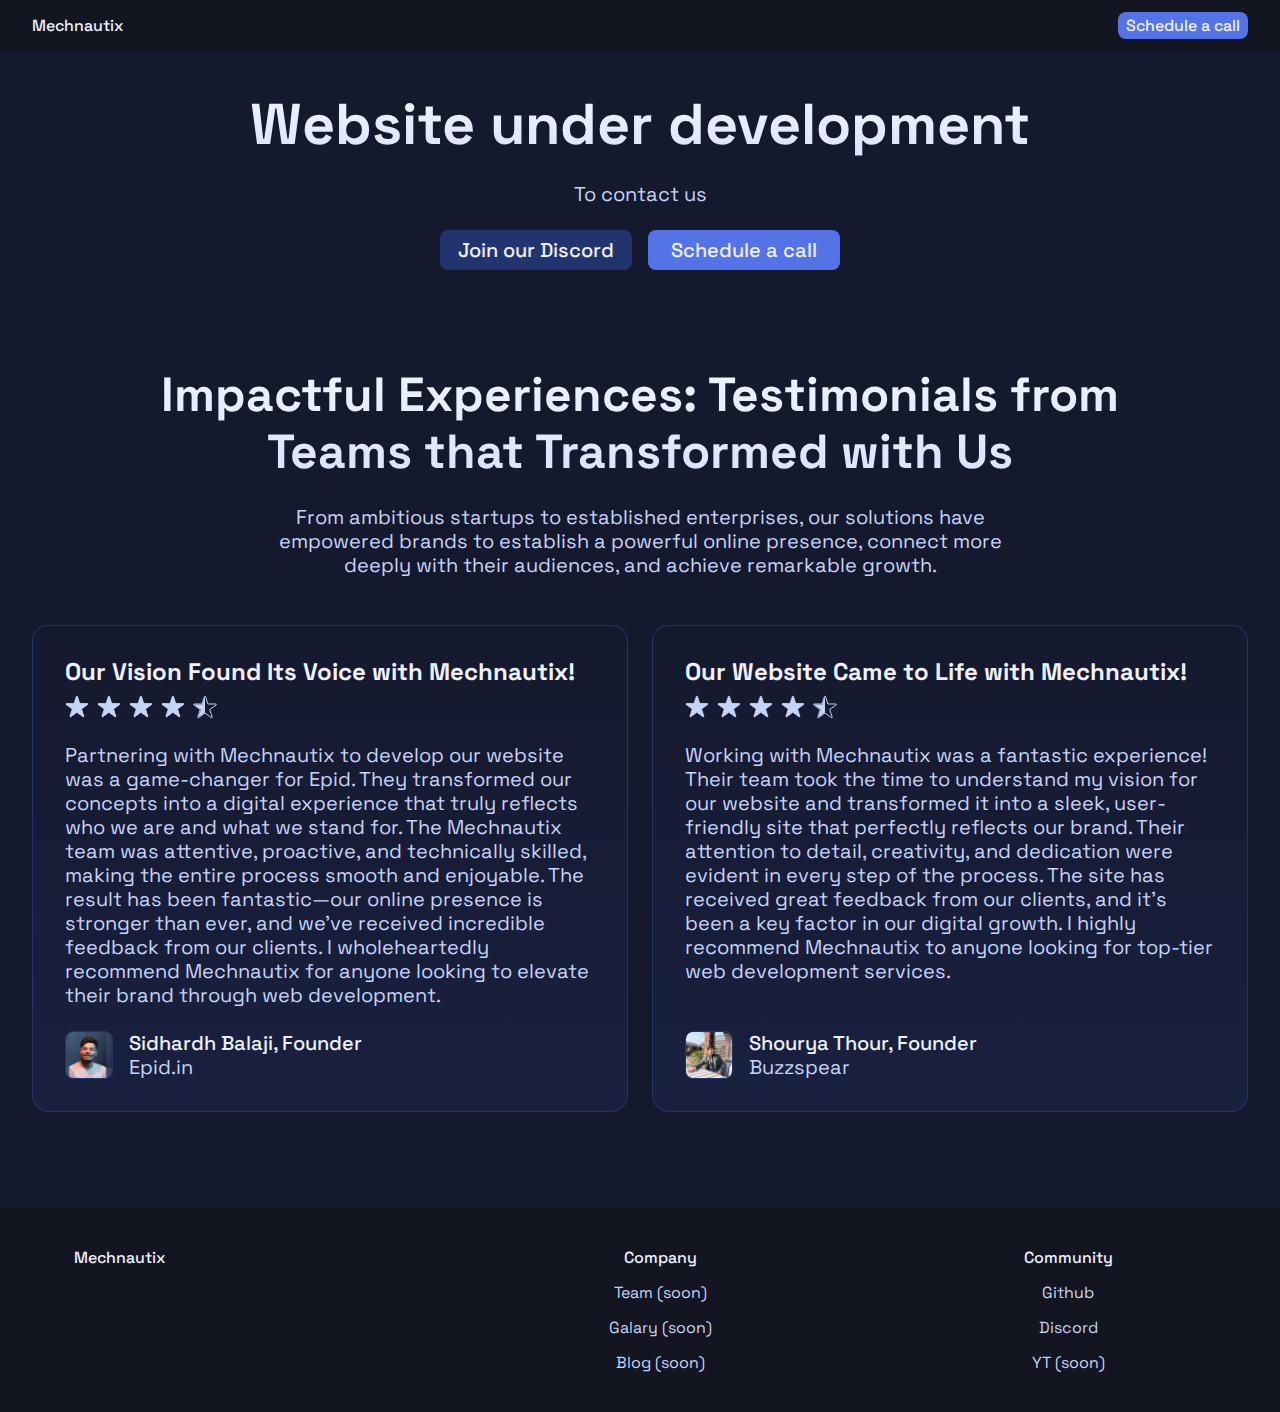
<file: index.html>
<!doctype html>
<html lang="en">
  <head>
    <link
      rel="stylesheet"
      type="text/css"
      href="/assets/static/index.CDI6tpuE.css"
    />
    <meta charset="UTF-8" />
    <meta name="viewport" content="width=device-width,initial-scale=1" />
    <meta property="og:url" content="https://url/" />
    <title>Home</title>
    <meta property="og:title" content="Home" />
    <meta property="og:type" content="website" />
    <meta property="og:image" />
    <link
      rel="preload"
      href="/assets/SpaceGrotesk_wght__2FXqrSM6Qb5IUNmO8wuzl.woff2"
      as="font"
      crossorigin="anonymous"
    />
    <link
      rel="preload"
      href="/assets/Star_Half_Full_gd_iVgLUHvt_V-1JmbFSP.svg"
      as="image"
    />
    <link
      rel="preload"
      href="/assets/Star_Full_ImSm64EndSSy1xa20o-Q2.svg"
      as="image"
    />
  </head>
  <body class="w-body">
    <div
      class="w-box cy4cu2p c9bnxhz ciatabh clac8y2 c1utrnhb csno1u6 c1hg8e4h c1bgfye4 c15o0r5z"
    >
      <div style="display: contents">
        <div style="display: contents">
          <div class="w-box ctotnb0 csqm9lz cl1gkwe cq77849 cdqqygg">
            <div
              class="w-box c1eipowq c1w2g9n1 c1i3hwun c4rg83z c18nvd7s c1hg8e4h cxdv2u1 c1bgbgdk c2l7vr3 cpaog3t c1qhtvn7 c19vncs cbnca1q clr158"
            >
              <a
                href="/"
                target="_self"
                prefetch="intent"
                class="w-link ckdxyce c9bnxhz cnw81r7 c1wmw9vk c1dy0zbl c1j4vnv cj5n72y"
                >Mechnautix</a
              ><a
                href="https://calendly.com/mechnautix/30min"
                class="w-link cxsomw3 ckdxyce c9bnxhz cnw81r7 c1gpm6zc cb5mtej cr82qrl c17qmyb7 c1id7wso c1wmw9vk caeq8r c1apwt3q c1px4xs1 c13750d3 c1n8lvaz c1dy0zbl c4lyacb cm0y0gg c1ovzg4p ceo6ldw c7i6gms c181xfo3 c773sxc c9sauen c1bktt39 c1y507g"
                >Schedule a call</a
              ><button
                type="button"
                class="w-button c12n439p c9bnxhz clq7eq4 c19vncs c1u7yfb4 c1t4uffx c1wtkdnv co9xe38 ch5oxk6 cftz5ee cyvzzp8 cnw81r7 c46hgj9 c10s0nrg cd78tdo c1pnn1c6 c5ne3if c1ovzg4p ceo6ldw c7i6gms c181xfo3 c773sxc c9sauen c1bktt39 c1dqm36m c1tztq0p c7u8jsb c1e9ppat c1n4yvqn c1y507g c9xlxol c8t4eqc c1etnhzf c27gahv cnruej6"
                aria-haspopup="dialog"
                aria-expanded="false"
                aria-controls="radix-:R1m:"
                data-state="closed"
              >
                <div class="w-html-embed">
                  <svg
                    xmlns="http://www.w3.org/2000/svg"
                    viewBox="0 0 22 22"
                    fill="currentColor"
                    width="100%"
                    height="100%"
                    style="display: block"
                  >
                    <path
                      fill-rule="evenodd"
                      d="M2 5.998a.75.75 0 0 1 .75-.75h16.5a.75.75 0 0 1 0 1.5H2.75a.75.75 0 0 1-.75-.75Zm0 5.5a.75.75 0 0 1 .75-.75h16.5a.75.75 0 0 1 0 1.5H2.75a.75.75 0 0 1-.75-.75Zm0 5.5a.75.75 0 0 1 .75-.75h16.5a.75.75 0 0 1 0 1.5H2.75a.75.75 0 0 1-.75-.75Z"
                      clip-rule="evenodd"
                    />
                  </svg>
                </div>
              </button>
            </div>
          </div>
        </div>
      </div>
      <div
        class="w-box c1eipowq c1w2g9n1 c1i3hwun c4rg83z c18nvd7s cocydch c1hg8e4h c9ts825 c10bhrgt c1xy6lpl c1bgfye4 cbnca1q clr158"
      >
        <div
          class="w-box c1hg8e4h cxdv2u1 c1bgbgdk c1bgfye4 c1s0wqd1 ctd8fkc c1cx4p6z cirtydp cifdf60 cr5no94 c1srfjlh cf1y54y"
        >
          <h1
            class="w-heading c1qtk58b cbxarse c1tqb4bx c6uq1b8 cc5opdi c1w2g9n1 c1i3hwun c1s0wqd1 c1ipq1s7 c1cx4p6z c9u7wt7 cifdf60 cr5no94 c1srfjlh c1apwt3q c3sasn9 c1w1shjh cf1y54y c10mmgpx cvydcbu"
          >
            Website under development
          </h1>
          <div
            class="w-text c1obyzy0 c1w2g9n1 c1i3hwun c1tmf0hq czy20xd c1w1shjh cf34l6c c1oqbv9o"
          >
            To contact us
          </div>
          <div
            class="w-box c1hg8e4h ckq7g1e cy41g9n c1w2g9n1 c1i3hwun c1s0gtlc cgv7vli c1vkvd4c ca6wrb2"
          >
            <a
              href="https://discord.gg/X4BVYBytrb"
              class="w-link ckdxyce c9bnxhz cnw81r7 c1cl031a cb5mtej cr82qrl c17qmyb7 c1id7wso c13xdikt c1tr48pj c1fwc1uk cnili9p cdos1f1 c1w1shjh c1ovzg4p ceo6ldw c7i6gms c1t0ahax c773sxc c9sauen c1bktt39 c1y507g"
              >Join our Discord</a
            ><a
              href="https://calendly.com/mechnautix/30min"
              class="w-link ckdxyce c9bnxhz cnw81r7 c1gpm6zc cb5mtej cr82qrl c17qmyb7 c1id7wso c13xdikt c1tr48pj c1fwc1uk cnili9p cdos1f1 c1w1shjh c1ovzg4p ceo6ldw c7i6gms c181xfo3 c773sxc c9sauen c1bktt39 c1y507g"
              >Schedule a call</a
            >
          </div>
        </div>
        <div class="w-box c1ylkvim c1ksh5r4 c1hg8e4h c1bgfye4">
          <div class="w-box c1hg8e4h c1bgfye4 c19vncs cxdv2u1 c1bgbgdk">
            <h1
              class="w-heading c1qtk58b cbxarse c42acld cc5opdi c3sasn9 c1s0wqd1 c1ipq1s7 c1cx4p6z c9u7wt7 cifdf60 cr5no94 c1srfjlh c1w1shjh cf1y54y c1h3e3d6 cvydcbu"
            >
              Impactful Experiences: Testimonials from Teams that Transformed
              with Us
            </h1>
            <div
              class="w-text c1obyzy0 c1tmf0hq czy20xd c1w1shjh cf34l6c c1oqbv9o"
            >
              From ambitious startups to established enterprises, our solutions
              have empowered brands to establish a powerful online presence,
              connect more deeply with their audiences, and achieve remarkable
              growth.
            </div>
          </div>
          <div class="w-box cxdv2u1 c1bgbgdk c1hg8e4h c1bgfye4">
            <div class="w-box cxdv2u1 c1bgbgdk c1hg8e4h clpql97">
              <div
                class="w-box c94f1hb c19adk09 c3c6v1i c139rya c1hg8e4h c1cl031a cxdv2u1 c1bgbgdk cdos1f1 c1s0wqd1 ctd8fkc c1cx4p6z c12zx80t cifdf60 cr5no94 c1srfjlh c1b6pnnr c1r0j00h chjav6l c19ws7ny c1bqe7el cwlpua8 c14x93k3 c161llw2 c1bgfye4 c1qhtvn7 cmdzbqj cf1y54y cz0thk9"
              >
                <div class="w-box c1hg8e4h cxdv2u1 c1bgbgdk c1bgfye4">
                  <div class="w-box c1hg8e4h c59lh5m c7tb0iy c1bgfye4">
                    <h1 class="w-heading cu6mi8a c1qtk58b cbxarse">
                      Our Vision Found Its Voice with Mechnautix!
                    </h1>
                    <div class="w-box c1hg8e4h c59lh5m c7tb0iy">
                      <div
                        class="w-box cdos1f1 cvbwdl5 c1s0wqd1 ctd8fkc c1cx4p6z c787zx cifdf60 c1r788dr c1s331af c11qco3c c15jjaht cc8qsdm"
                      ></div>
                      <div
                        class="w-box cdos1f1 cvbwdl5 c1s0wqd1 ctd8fkc c1cx4p6z c787zx cifdf60 c1r788dr c1s331af c11qco3c c15jjaht cc8qsdm"
                      ></div>
                      <div
                        class="w-box cdos1f1 cvbwdl5 c1s0wqd1 ctd8fkc c1cx4p6z c787zx cifdf60 c1r788dr c1s331af c11qco3c c15jjaht cc8qsdm"
                      ></div>
                      <div
                        class="w-box cdos1f1 cvbwdl5 c1s0wqd1 ctd8fkc c1cx4p6z c787zx cifdf60 c1r788dr c1s331af c11qco3c c15jjaht cc8qsdm"
                      ></div>
                      <div
                        class="w-box cdos1f1 cvbwdl5 c1s0wqd1 ctd8fkc c1cx4p6z c1m6r0y9 cifdf60 c1r788dr c1s331af c11qco3c c15jjaht cc8qsdm"
                      ></div>
                    </div>
                  </div>
                  <p class="w-paragraph c1qtk58b cbxarse c1tmf0hq czy20xd">
                    Partnering with Mechnautix to develop our website was a
                    game-changer for Epid. They transformed our concepts into a
                    digital experience that truly reflects who we are and what
                    we stand for. The Mechnautix team was attentive, proactive,
                    and technically skilled, making the entire process smooth
                    and enjoyable. The result has been fantastic—our online
                    presence is stronger than ever, and we’ve received
                    incredible feedback from our clients. I wholeheartedly
                    recommend Mechnautix for anyone looking to elevate their
                    brand through web development.
                  </p>
                </div>
                <div class="w-box c1hg8e4h ckq7g1e cy41g9n c19vncs c1bw4744">
                  <div
                    class="w-box c11qco3c cu4uk54 c3p8wa5 cb5mtej cr82qrl c17qmyb7 c1id7wso ci50gxi c9o6fj9 c1bqe7el cwlpua8 c14x93k3 c161llw2 c1b6pnnr c1r0j00h chjav6l c19ws7ny"
                  >
                    <img
                      alt=""
                      width="800"
                      height="800"
                      src="/assets/_CiHdbGfWNEZQOgYGTSpN_ayKnb3TfFMX51qZAj_leE.png"
                      class="w-image cdos1f1 c1l0jrp c1u8pirl"
                      sizes="100vw"
                      srcset="
                        /assets/_CiHdbGfWNEZQOgYGTSpN_ayKnb3TfFMX51qZAj_leE.png   16w,
                        /assets/_CiHdbGfWNEZQOgYGTSpN_ayKnb3TfFMX51qZAj_leE.png   32w,
                        /assets/_CiHdbGfWNEZQOgYGTSpN_ayKnb3TfFMX51qZAj_leE.png   48w,
                        /assets/_CiHdbGfWNEZQOgYGTSpN_ayKnb3TfFMX51qZAj_leE.png   64w,
                        /assets/_CiHdbGfWNEZQOgYGTSpN_ayKnb3TfFMX51qZAj_leE.png   96w,
                        /assets/_CiHdbGfWNEZQOgYGTSpN_ayKnb3TfFMX51qZAj_leE.png  128w,
                        /assets/_CiHdbGfWNEZQOgYGTSpN_ayKnb3TfFMX51qZAj_leE.png  256w,
                        /assets/_CiHdbGfWNEZQOgYGTSpN_ayKnb3TfFMX51qZAj_leE.png  384w,
                        /assets/_CiHdbGfWNEZQOgYGTSpN_ayKnb3TfFMX51qZAj_leE.png  640w,
                        /assets/_CiHdbGfWNEZQOgYGTSpN_ayKnb3TfFMX51qZAj_leE.png  750w,
                        /assets/_CiHdbGfWNEZQOgYGTSpN_ayKnb3TfFMX51qZAj_leE.png  828w,
                        /assets/_CiHdbGfWNEZQOgYGTSpN_ayKnb3TfFMX51qZAj_leE.png 1080w,
                        /assets/_CiHdbGfWNEZQOgYGTSpN_ayKnb3TfFMX51qZAj_leE.png 1200w,
                        /assets/_CiHdbGfWNEZQOgYGTSpN_ayKnb3TfFMX51qZAj_leE.png 1920w
                      "
                      decoding="async"
                      loading="lazy"
                    />
                  </div>
                  <div class="w-box">
                    <div class="w-text cnw81r7">Sidhardh Balaji, Founder</div>
                    <div class="w-text c1tmf0hq czy20xd">Epid.in</div>
                  </div>
                </div>
              </div>
              <div
                class="w-box c94f1hb c19adk09 c3c6v1i c139rya c1hg8e4h c1cl031a cxdv2u1 c1bgbgdk cdos1f1 c1s0wqd1 ctd8fkc c1cx4p6z c12zx80t cifdf60 cr5no94 c1srfjlh c1b6pnnr c1r0j00h chjav6l c19ws7ny c1bqe7el cwlpua8 c14x93k3 c161llw2 c1bgfye4 c1qhtvn7 cmdzbqj cf1y54y cz0thk9"
              >
                <div class="w-box cxdv2u1 c1bgbgdk c1hg8e4h c1bgfye4">
                  <div class="w-box c59lh5m c7tb0iy c1hg8e4h c1bgfye4">
                    <h1 class="w-heading cu6mi8a c1qtk58b cbxarse">
                      Our Website Came to Life with Mechnautix!
                    </h1>
                    <div class="w-box c1hg8e4h c59lh5m c7tb0iy">
                      <div
                        class="w-box cdos1f1 cvbwdl5 c1s0wqd1 ctd8fkc c1cx4p6z c787zx cifdf60 c1r788dr c1s331af c11qco3c c15jjaht cc8qsdm"
                      ></div>
                      <div
                        class="w-box cdos1f1 cvbwdl5 c1s0wqd1 ctd8fkc c1cx4p6z c787zx cifdf60 c1r788dr c1s331af c11qco3c c15jjaht cc8qsdm"
                      ></div>
                      <div
                        class="w-box cdos1f1 cvbwdl5 c1s0wqd1 ctd8fkc c1cx4p6z c787zx cifdf60 c1r788dr c1s331af c11qco3c c15jjaht cc8qsdm"
                      ></div>
                      <div
                        class="w-box cdos1f1 cvbwdl5 c1s0wqd1 ctd8fkc c1cx4p6z c787zx cifdf60 c1r788dr c1s331af c11qco3c c15jjaht cc8qsdm"
                      ></div>
                      <div
                        class="w-box cdos1f1 cvbwdl5 c1s0wqd1 ctd8fkc c1cx4p6z c1m6r0y9 cifdf60 c1r788dr c1s331af c11qco3c c15jjaht cc8qsdm"
                      ></div>
                    </div>
                  </div>
                  <p class="w-paragraph c1qtk58b cbxarse c1tmf0hq czy20xd">
                    Working with Mechnautix was a fantastic experience! Their
                    team took the time to understand my vision for our website
                    and transformed it into a sleek, user-friendly site that
                    perfectly reflects our brand. Their attention to detail,
                    creativity, and dedication were evident in every step of the
                    process. The site has received great feedback from our
                    clients, and it’s been a key factor in our digital growth. I
                    highly recommend Mechnautix to anyone looking for top-tier
                    web development services.
                  </p>
                </div>
                <div class="w-box c1hg8e4h ckq7g1e cy41g9n c19vncs c1bw4744">
                  <div
                    class="w-box c11qco3c cu4uk54 c3p8wa5 cb5mtej cr82qrl c17qmyb7 c1id7wso ci50gxi c9o6fj9 c1b6pnnr c1r0j00h chjav6l c19ws7ny c1bqe7el cwlpua8 c14x93k3 c161llw2"
                  >
                    <img
                      alt=""
                      width="768"
                      height="768"
                      src="/assets/4AY4oOyI9tsytbCXj21yC_3-N0i1Rus8SORVpx8htxT.png"
                      class="w-image cdos1f1 c1l0jrp c1u8pirl"
                      sizes="100vw"
                      srcset="
                        /assets/4AY4oOyI9tsytbCXj21yC_3-N0i1Rus8SORVpx8htxT.png   16w,
                        /assets/4AY4oOyI9tsytbCXj21yC_3-N0i1Rus8SORVpx8htxT.png   32w,
                        /assets/4AY4oOyI9tsytbCXj21yC_3-N0i1Rus8SORVpx8htxT.png   48w,
                        /assets/4AY4oOyI9tsytbCXj21yC_3-N0i1Rus8SORVpx8htxT.png   64w,
                        /assets/4AY4oOyI9tsytbCXj21yC_3-N0i1Rus8SORVpx8htxT.png   96w,
                        /assets/4AY4oOyI9tsytbCXj21yC_3-N0i1Rus8SORVpx8htxT.png  128w,
                        /assets/4AY4oOyI9tsytbCXj21yC_3-N0i1Rus8SORVpx8htxT.png  256w,
                        /assets/4AY4oOyI9tsytbCXj21yC_3-N0i1Rus8SORVpx8htxT.png  384w,
                        /assets/4AY4oOyI9tsytbCXj21yC_3-N0i1Rus8SORVpx8htxT.png  640w,
                        /assets/4AY4oOyI9tsytbCXj21yC_3-N0i1Rus8SORVpx8htxT.png  750w,
                        /assets/4AY4oOyI9tsytbCXj21yC_3-N0i1Rus8SORVpx8htxT.png  828w,
                        /assets/4AY4oOyI9tsytbCXj21yC_3-N0i1Rus8SORVpx8htxT.png 1080w,
                        /assets/4AY4oOyI9tsytbCXj21yC_3-N0i1Rus8SORVpx8htxT.png 1200w,
                        /assets/4AY4oOyI9tsytbCXj21yC_3-N0i1Rus8SORVpx8htxT.png 1920w
                      "
                      decoding="async"
                      loading="lazy"
                    />
                  </div>
                  <div class="w-box">
                    <div class="w-text cnw81r7">Shourya Thour, Founder</div>
                    <div class="w-text c1tmf0hq czy20xd">Buzzspear</div>
                  </div>
                </div>
              </div>
            </div>
          </div>
        </div>
      </div>
      <div style="display: contents">
        <div style="display: contents">
          <div class="w-box ctotnb0">
            <div
              class="w-box c1eipowq c1w2g9n1 c1i3hwun c4rg83z c18nvd7s c1ylkvim c1ksh5r4 c1hg8e4h c1tvu0um c1qcx86 c1qhtvn7 c1wqjv3b cbnca1q clr158"
            >
              <div
                class="w-box c1ylkvim c1ksh5r4 c1hg8e4h c4b66bd c1g2c8a1 c1t0k426"
              >
                <a
                  class="w-link ckdxyce c9bnxhz cnw81r7 c1wmw9vk c1l7mlc5 c17h7szm c1dy0zbl c1kqfbwv"
                  href="#"
                  >Mechnautix</a
                >
                <div
                  class="w-box ckq7g1e cy41g9n c1hg8e4h c1bgfye4 c1l7mlc5 c19vncs c1u7yfb4"
                >
                  <div
                    class="w-text c1wmw9vk cnw81r7 c9bnxhz c1dy0zbl c1kqfbwv"
                  >
                    Company
                  </div>
                  <a
                    class="w-link c1wmw9vk ckdxyce c1tmf0hq czy20xd c1dy0zbl c1j4vnv cj5n72y"
                    href="#"
                    >Team (soon)</a
                  ><a
                    class="w-link c1wmw9vk ckdxyce c1tmf0hq czy20xd c1dy0zbl c1j4vnv cj5n72y"
                    href="#"
                    >Galary (soon)</a
                  ><a
                    class="w-link c1wmw9vk ckdxyce c1tmf0hq czy20xd c1dy0zbl c1j4vnv cj5n72y"
                    href="#"
                    >Blog (soon)</a
                  >
                </div>
                <div
                  class="w-box ckq7g1e cy41g9n c1hg8e4h c1bgfye4 c1l7mlc5 c19vncs c1u7yfb4"
                >
                  <div
                    class="w-text c1wmw9vk cnw81r7 c9bnxhz c1dy0zbl c1kqfbwv"
                  >
                    Community
                  </div>
                  <a
                    class="w-link c1wmw9vk ckdxyce c1tmf0hq czy20xd c1dy0zbl c1j4vnv cj5n72y"
                    href="#"
                    >Github</a
                  ><a
                    href="https://discord.gg/X4BVYBytrb"
                    class="w-link c1wmw9vk ckdxyce c1tmf0hq czy20xd c1dy0zbl c1j4vnv cj5n72y"
                    >Discord</a
                  ><a
                    class="w-link c1wmw9vk ckdxyce c1tmf0hq czy20xd c1dy0zbl c1j4vnv cj5n72y"
                    href="#"
                    >YT (soon)</a
                  >
                </div>
              </div>
            </div>
          </div>
        </div>
      </div>
    </div>
    <script id="vike_pageContext" type="application/json">
      {
        "abortReason": "!undefined",
        "_urlRewrite": null,
        "_urlRedirect": "!undefined",
        "abortStatusCode": "!undefined",
        "_abortCall": "!undefined",
        "_pageContextInitIsPassedToClient": "!undefined",
        "_pageId": "/pages/index",
        "routeParams": {},
        "data": {
          "url": "https://url/",
          "system": { "params": {}, "search": {}, "origin": "https://url" },
          "resources": {},
          "pageMeta": {
            "title": "Home",
            "description": "!undefined",
            "excludePageFromSearch": "!undefined",
            "language": "!undefined",
            "socialImageAssetName": "social_V4xv-pdIdpchnPhny5ErB.png",
            "socialImageUrl": "!undefined",
            "status": "!undefined",
            "redirect": "!undefined",
            "custom": []
          }
        }
      }
    </script>
    <script
      src="/assets/entries/entry-server-routing.Ce04qvep.js"
      type="module"
      async
    ></script>
    <link
      rel="modulepreload"
      href="/assets/entries/pages_index.PlhemGuT.js"
      as="script"
      type="text/javascript"
    /><link
      rel="modulepreload"
      href="/assets/chunks/chunk-Bu12SV4W.js"
      as="script"
      type="text/javascript"
    />
  </body>
</html>
</file>
<file: assets/static/index.CDI6tpuE.css>
@font-face{font-family:Space Grotesk;font-style:normal;font-weight:300 700;font-display:swap;src:url(/assets/SpaceGrotesk_wght__2FXqrSM6Qb5IUNmO8wuzl.woff2) format("woff2")}@media all{:root{display:grid;min-height:100%;font-family:Arial,Roboto,sans-serif;font-size:16px;line-height:1.2}:where(body.w-body){box-sizing:border-box;border-top-width:1px;border-right-width:1px;border-bottom-width:1px;border-left-width:1px;-webkit-font-smoothing:antialiased;-moz-osx-font-smoothing:grayscale;margin:0}:where(div.w-box){box-sizing:border-box;border-top-width:1px;border-right-width:1px;border-bottom-width:1px;border-left-width:1px;outline-width:1px}:where(address.w-box){box-sizing:border-box;border-top-width:1px;border-right-width:1px;border-bottom-width:1px;border-left-width:1px;outline-width:1px}:where(article.w-box){box-sizing:border-box;border-top-width:1px;border-right-width:1px;border-bottom-width:1px;border-left-width:1px;outline-width:1px}:where(aside.w-box){box-sizing:border-box;border-top-width:1px;border-right-width:1px;border-bottom-width:1px;border-left-width:1px;outline-width:1px}:where(figure.w-box){box-sizing:border-box;border-top-width:1px;border-right-width:1px;border-bottom-width:1px;border-left-width:1px;outline-width:1px}:where(footer.w-box){box-sizing:border-box;border-top-width:1px;border-right-width:1px;border-bottom-width:1px;border-left-width:1px;outline-width:1px}:where(header.w-box){box-sizing:border-box;border-top-width:1px;border-right-width:1px;border-bottom-width:1px;border-left-width:1px;outline-width:1px}:where(main.w-box){box-sizing:border-box;border-top-width:1px;border-right-width:1px;border-bottom-width:1px;border-left-width:1px;outline-width:1px}:where(nav.w-box){box-sizing:border-box;border-top-width:1px;border-right-width:1px;border-bottom-width:1px;border-left-width:1px;outline-width:1px}:where(section.w-box){box-sizing:border-box;border-top-width:1px;border-right-width:1px;border-bottom-width:1px;border-left-width:1px;outline-width:1px}:where(a.w-link){box-sizing:border-box;border-top-width:1px;border-right-width:1px;border-bottom-width:1px;border-left-width:1px;outline-width:1px;min-height:1em;display:inline-block}:where(div.w-text){box-sizing:border-box;border-top-width:1px;border-right-width:1px;border-bottom-width:1px;border-left-width:1px;outline-width:1px;min-height:1em}:where(button.w-button){font-family:inherit;font-size:100%;line-height:1.15;box-sizing:border-box;border-top-width:1px;border-right-width:1px;border-bottom-width:1px;border-left-width:1px;border-top-style:solid;border-right-style:solid;border-bottom-style:solid;border-left-style:solid;text-transform:none;margin:0}:where(div.w-html-embed){display:contents}:where(div.w-dialog-overlay){box-sizing:border-box;border-top-width:1px;border-right-width:1px;border-bottom-width:1px;border-left-width:1px;outline-width:1px}:where(div.w-dialog-content){box-sizing:border-box;border-top-width:1px;border-right-width:1px;border-bottom-width:1px;border-left-width:1px;outline-width:1px}:where(button.w-close-button){background-color:transparent;background-image:none;font-family:inherit;font-size:100%;line-height:1.15;box-sizing:border-box;text-transform:none;border:1px solid rgba(226,232,240,1);margin:0;padding:0}:where(h1.w-heading){box-sizing:border-box;border-top-width:1px;border-right-width:1px;border-bottom-width:1px;border-left-width:1px;outline-width:1px}:where(h2.w-heading){box-sizing:border-box;border-top-width:1px;border-right-width:1px;border-bottom-width:1px;border-left-width:1px;outline-width:1px}:where(h3.w-heading){box-sizing:border-box;border-top-width:1px;border-right-width:1px;border-bottom-width:1px;border-left-width:1px;outline-width:1px}:where(h4.w-heading){box-sizing:border-box;border-top-width:1px;border-right-width:1px;border-bottom-width:1px;border-left-width:1px;outline-width:1px}:where(h5.w-heading){box-sizing:border-box;border-top-width:1px;border-right-width:1px;border-bottom-width:1px;border-left-width:1px;outline-width:1px}:where(h6.w-heading){box-sizing:border-box;border-top-width:1px;border-right-width:1px;border-bottom-width:1px;border-left-width:1px;outline-width:1px}:where(p.w-paragraph){box-sizing:border-box;border-top-width:1px;border-right-width:1px;border-bottom-width:1px;border-left-width:1px;outline-width:1px}:where(img.w-image){box-sizing:border-box;border-top-width:1px;border-right-width:1px;border-bottom-width:1px;border-left-width:1px;outline-width:1px;max-width:100%;display:block;height:auto}:where(hr.w-separator){height:1px;color:inherit;box-sizing:border-box;border-top-width:1px;border-right-width:1px;border-bottom-width:1px;border-left-width:1px;background-color:gray;border-top-style:none;border-right-style:none;border-left-style:none;border-bottom-style:none}}@media all{.ctotnb0{background-color:#131620}.csqm9lz{position:fixed}.cl1gkwe{left:0}.cq77849{right:0}.cdqqygg{z-index:1}.c1eipowq{max-width:1280px}.c1w2g9n1{margin-left:auto}.c1i3hwun{margin-right:auto}.c4rg83z{padding-right:32px}.c18nvd7s{padding-left:32px}.c1hg8e4h{display:flex}.cxdv2u1{column-gap:24px}.c1bgbgdk{row-gap:24px}.c2l7vr3{padding-top:12px}.cpaog3t{padding-bottom:12px}.c1qhtvn7{justify-content:space-between}.c19vncs{align-items:center}.ckdxyce{text-decoration-line:none}.c9bnxhz{color:#eef1fd}.c1wmw9vk{font-size:16px}.cj5n72y:hover{text-decoration-line:underline}.cxsomw3{min-width:max-content}.cnw81r7{font-weight:500}.c1gpm6zc{background-color:#5373e7}.cb5mtej{border-top-left-radius:8px}.cr82qrl{border-top-right-radius:8px}.c17qmyb7{border-bottom-left-radius:8px}.c1id7wso{border-bottom-right-radius:8px}.caeq8r{padding-top:4px}.c1apwt3q{padding-bottom:4px}.c1px4xs1{padding-left:8px}.c13750d3{padding-right:8px}.c1n8lvaz{align-self:flex-start}.c1ovzg4p:hover{background-attachment:scroll}.ceo6ldw:hover{-webkit-background-clip:border-box;background-clip:border-box}.c7i6gms:hover{background-blend-mode:normal}.c181xfo3:hover{background-image:linear-gradient(180deg,#5373e7,#9e8cfc)}.c773sxc:hover{background-origin:padding-box}.c9sauen:hover{background-repeat:repeat}.c1bktt39:hover{background-size:auto}.c1y507g:hover{background-position:0% center}.c1ylkvim{column-gap:48px}.c1ksh5r4{row-gap:48px}.c1tvu0um{padding-top:40px}.c1qcx86{padding-bottom:40px}.c1wqjv3b{flex-wrap:wrap}.c4b66bd{flex-grow:1}.c1g2c8a1{flex-shrink:0}.ckq7g1e{column-gap:16px}.cy41g9n{row-gap:16px}.c1bgfye4{flex-direction:column}.c1l7mlc5{flex-basis:100%}.c1u7yfb4{justify-content:center}.c1tmf0hq{color:#c6d4f9}.czy20xd{position:relative}.c1cl031a{background-color:#22346e}.c94f1hb{border-top-left-radius:16px}.c19adk09{border-top-right-radius:16px}.c3c6v1i{border-bottom-left-radius:16px}.c139rya{border-bottom-right-radius:16px}.c59lh5m{column-gap:8px}.c7tb0iy{row-gap:8px}.cdos1f1{width:100%}.c1s0wqd1{background-attachment:scroll}.ctd8fkc{-webkit-background-clip:border-box;background-clip:border-box}.c1cx4p6z{background-blend-mode:normal}.c12zx80t{background-image:linear-gradient(180deg,#15192d,#192140)}.cifdf60{background-origin:padding-box}.cr5no94{background-repeat:repeat}.c1srfjlh{background-size:auto}.c1b6pnnr{border-top-style:solid}.c1r0j00h{border-right-style:solid}.chjav6l{border-left-style:solid}.c19ws7ny{border-bottom-style:solid}.c1bqe7el{border-top-color:#22346e}.cwlpua8{border-right-color:#22346e}.c14x93k3{border-bottom-color:#22346e}.c161llw2{border-left-color:#22346e}.cmdzbqj{padding:32px}.cf1y54y{background-position:0% center}.c11x1ary{align-self:stretch}.c1fwc1uk{padding-left:16px}.cnili9p{padding-right:16px}.cyqb8dx{align-self:center}.c1w1shjh{text-align:center}.cu6mi8a{font-size:24px}.c1qtk58b{margin-top:0}.cbxarse{margin-bottom:0}.c1bw4744{justify-content:start}.c1773u3a{aspect-ratio:1.04}.c1ifru9f{width:12px}.cbrtwy9{height:12px}.c13xdikt{padding-top:8px}.c1tr48pj{padding-bottom:8px}.c1t0ahax:hover{background-image:linear-gradient(180deg,#22346e,#273e89)}.c11qco3c{aspect-ratio:1}.ci50gxi{overflow-x:hidden}.c9o6fj9{overflow-y:hidden}.cigsrn2{aspect-ratio:1.7744916820702403}.c1l0jrp{height:100%}.c1u8pirl{object-fit:cover}.ctaqodl{background-image:linear-gradient(#fff,#fff),linear-gradient(135deg,#92fddc,#7d7ffb 31.94%,#ed72fe 64.24%,#fdd791)}.cofjwn4{right:16px}.c1qal07v{bottom:16px}.ci170j7{background-size:cover,auto}.c1diizrf{padding-top:6px}.c1q0stmf{padding-bottom:6px}.cskh34a{padding-right:10px}.c17ulvy6{padding-left:10px}.c1saq6b{border-top-left-radius:10px}.c76ik2s{border-top-right-radius:10px}.c8cyg43{border-bottom-left-radius:10px}.c3q84a5{border-bottom-right-radius:10px}.czat68k{z-index:3}.cwfgi39{background-attachment:scroll,scroll}.c7loo3m{-webkit-background-clip:padding-box,border-box;background-clip:padding-box,border-box}.c18phvkp{background-blend-mode:normal,normal}.cmctw27{background-origin:padding-box,border-box}.c12w4z98{background-repeat:repeat,repeat}.c1fni1e5{column-gap:6px}.cg94pku{row-gap:6px}.c7p5m22{box-shadow:0 8px 16px #1717171a}.c1x5p7c0{border:2px solid transparent}.c1slg0ij{background-position:0% center,0% center}.c19gr83y:hover{border-top-width:3.5px}.c3h4e12:hover{border-right-width:3.5px}.c1dmk0sj:hover{border-left-width:3.5px}.c4cgu49:hover{border-bottom-width:3.5px}.ctiwrcb:hover{padding-bottom:5px}.cwkrqmi:hover{padding-top:5px}.cm0or56:hover{padding-left:9px}.c1vqumrb:hover{padding-right:9px}.c12hguus{aspect-ratio:1.3270142180094786}.c6k4v1n{width:16px}.cihsyan{font-size:14px}.c12obl3p{color:#11181c}.c12n439p{display:none}.clq7eq4{background-color:transparent}.c1t4uffx{border-top-left-radius:.375rem}.c1wtkdnv{border-top-right-radius:.375rem}.co9xe38{border-bottom-right-radius:.375rem}.ch5oxk6{border-bottom-left-radius:.375rem}.cftz5ee{font-size:.875rem}.cyvzzp8{line-height:1.25rem}.c46hgj9{height:2rem}.c10s0nrg{width:2rem}.cd78tdo{border:0px solid rgba(226,232,240,1)}.c1pnn1c6{margin:-8px}.c1dqm36m:hover{background-color:#f1f5f9e6}.c1tztq0p:hover{border-top-left-radius:1599984px}.c7u8jsb:hover{border-top-right-radius:1599984px}.c1e9ppat:hover{border-bottom-left-radius:1599984px}.c1n4yvqn:hover{border-bottom-right-radius:1599984px}.c9xlxol:focus-visible{outline-offset:2px}.c8t4eqc:focus-visible{box-shadow:0 0 0 2px #fffc,0 0 0 4px #94a3b8}.c1etnhzf:focus-visible{outline:2px solid transparent}.c27gahv:disabled{pointer-events:none}.cnruej6:disabled{opacity:.5}.c1sqx8gv{top:0}.cbv4jjg{bottom:0}.c1enh5us{z-index:50}.c1s0kfm4{-webkit-backdrop-filter:blur(4px);backdrop-filter:blur(4px)}.ckfixtg{background-color:#13162080}.c1lp66tq{overflow-x:auto}.ccm7zpn{overflow-y:auto}.c1n5im1g{column-gap:1rem}.c1o7eiht{row-gap:1rem}.c1d2qlf9{width:85%}.c1q57qnz{border-top-width:1px}.ctqpuj5{border-right-width:1px}.c1glokek{border-bottom-width:1px}.cev9m7n{border-left-width:1px}.cc8dnrv{box-shadow:0 10px 15px -3px #0000001a,0 4px 6px -4px #0000001a}.cs01cpc{max-width:24rem}.c8hg3py{border-top-color:#e2e8f0}.c1k04wu0{border-right-color:#e2e8f0}.c1qdpmpq{border-bottom-color:#e2e8f0}.c15i2n5g{border-left-color:#e2e8f0}.cssrt9m{background-color:#192140}.c1q8hdbz{padding:1.5rem}.clac8y2{font-size:20px}.c1f98p8o{text-transform:uppercase}.ctzjtxs{position:absolute}.c5qjd1o{right:1.2rem}.czj1wb0{top:1.2rem}.cgcjsyp{border-top-left-radius:.125rem}.c1w4ehnn{border-top-right-radius:.125rem}.cqoigxf{border-bottom-right-radius:.125rem}.ce7efoh{border-bottom-left-radius:.125rem}.c1o61r8k{opacity:.7}.cf7yfup{height:1.2rem}.c5jvea{width:1.2rem}.ch096vn{outline-offset:2px}.cxkx1rw{outline:2px solid transparent}.c1jtmeqh:hover{opacity:1}.c1do1dml:focus{box-shadow:0 0 0 2px #fffc,0 0 0 4px #94a3b8}.cocydch{margin-top:96px}.c9ts825{column-gap:96px}.c10bhrgt{row-gap:96px}.c1xy6lpl{margin-bottom:96px}.cirtydp{background-image:none}.c1tqb4bx{font-size:3.6rem}.c6uq1b8{line-height:1}.cc5opdi{max-width:80%}.c1ipq1s7{-webkit-background-clip:text;background-clip:text}.c9u7wt7{background-image:linear-gradient(180deg,#f0f4ff,#d9e2fc)}.c3sasn9{color:#0000}.c1obyzy0{max-width:60%}.c1s0gtlc{width:400px}.c42acld{font-size:3rem}.cvbwdl5{max-width:24px}.c787zx{background-image:url(/assets/Star_Full_ImSm64EndSSy1xa20o-Q2.svg)}.c1r788dr{background-repeat:no-repeat}.c1s331af{background-size:contain}.c15jjaht{background-position:50% 50%}.c1m6r0y9{background-image:url(/assets/Star_Half_Full_gd_iVgLUHvt_V-1JmbFSP.svg)}.cu4uk54{height:48px}.c3p8wa5{width:48px}.cy4cu2p{background-color:#15192d}.ciatabh{font-family:Space Grotesk,sans-serif}.c1utrnhb{line-height:1.2}.csno1u6{font-weight:400}.c9ztueo{max-width:75%}.c1cp066{margin-left:5%}.cpcwb9j{margin-right:5%}.cvvojhd{align-items:start}.c1h0cx99{font-size:2.2rem}.c44ktqn{align-items:end}.c1ge3xwb{width:60%}.ck7ey5f{width:20%}.c1e2ginf{border-bottom-color:#8da4ef}.c10mbovx{border-top:0px solid rgba(141,164,239,1)}.ci10gbx{border-right:0px solid rgba(141,164,239,1)}.c1bn1njz{border-left:0px solid rgba(141,164,239,1)}.cvbb062{aspect-ratio:.96}.c17omloh{object-position:50% 20%}.comq6cf{background-image:url(/assets/Twitter_Icon_White_E0esaSuquGdAthJcDsJlI.svg)}.c14e10na{width:24px}.cjcxpka{height:24px}.c1093jpb{aspect-ratio:.6677083333333333}.c1gqk5hc{aspect-ratio:.7947916666666667}.c17h7szm{margin-left:42px}}@media all and (max-width: 991px){.c1vmlaze{flex-direction:column}.c17z5j78{margin-left:0%}.c1uic4hn{margin-right:0%}}@media all and (max-width: 767px){.c1dy0zbl{font-size:14px}.c1t0k426{width:50%}.cz0thk9{padding:24px}.c15o0r5z{font-size:16px}.c10mmgpx{font-size:3rem}.cvydcbu{max-width:none}.cf34l6c{max-width:80%}.ca6wrb2{width:340px}.c1h3e3d6{font-size:2.4rem}.clpql97{flex-direction:column}.c1xtt8f5{align-items:stretch}.c1hn7m3u{display:none}.cmf6oxq{display:block}.c1suyhsq{aspect-ratio:1.04}.cvd1irz{aspect-ratio:.6666666666666666}}@media all and (max-width: 479px){.cbnca1q{padding-left:16px}.clr158{padding-right:16px}.c4lyacb{font-size:20px}.c1j4vnv{font-size:24px}.c1kqfbwv{font-size:12px}.c5ne3if{display:inline-block}.cm0y0gg{display:none}.c1oqbv9o{max-width:none}.cgv7vli{flex-direction:column}.c1vkvd4c{width:auto}.cc8qsdm{max-width:24px}}
</file>
